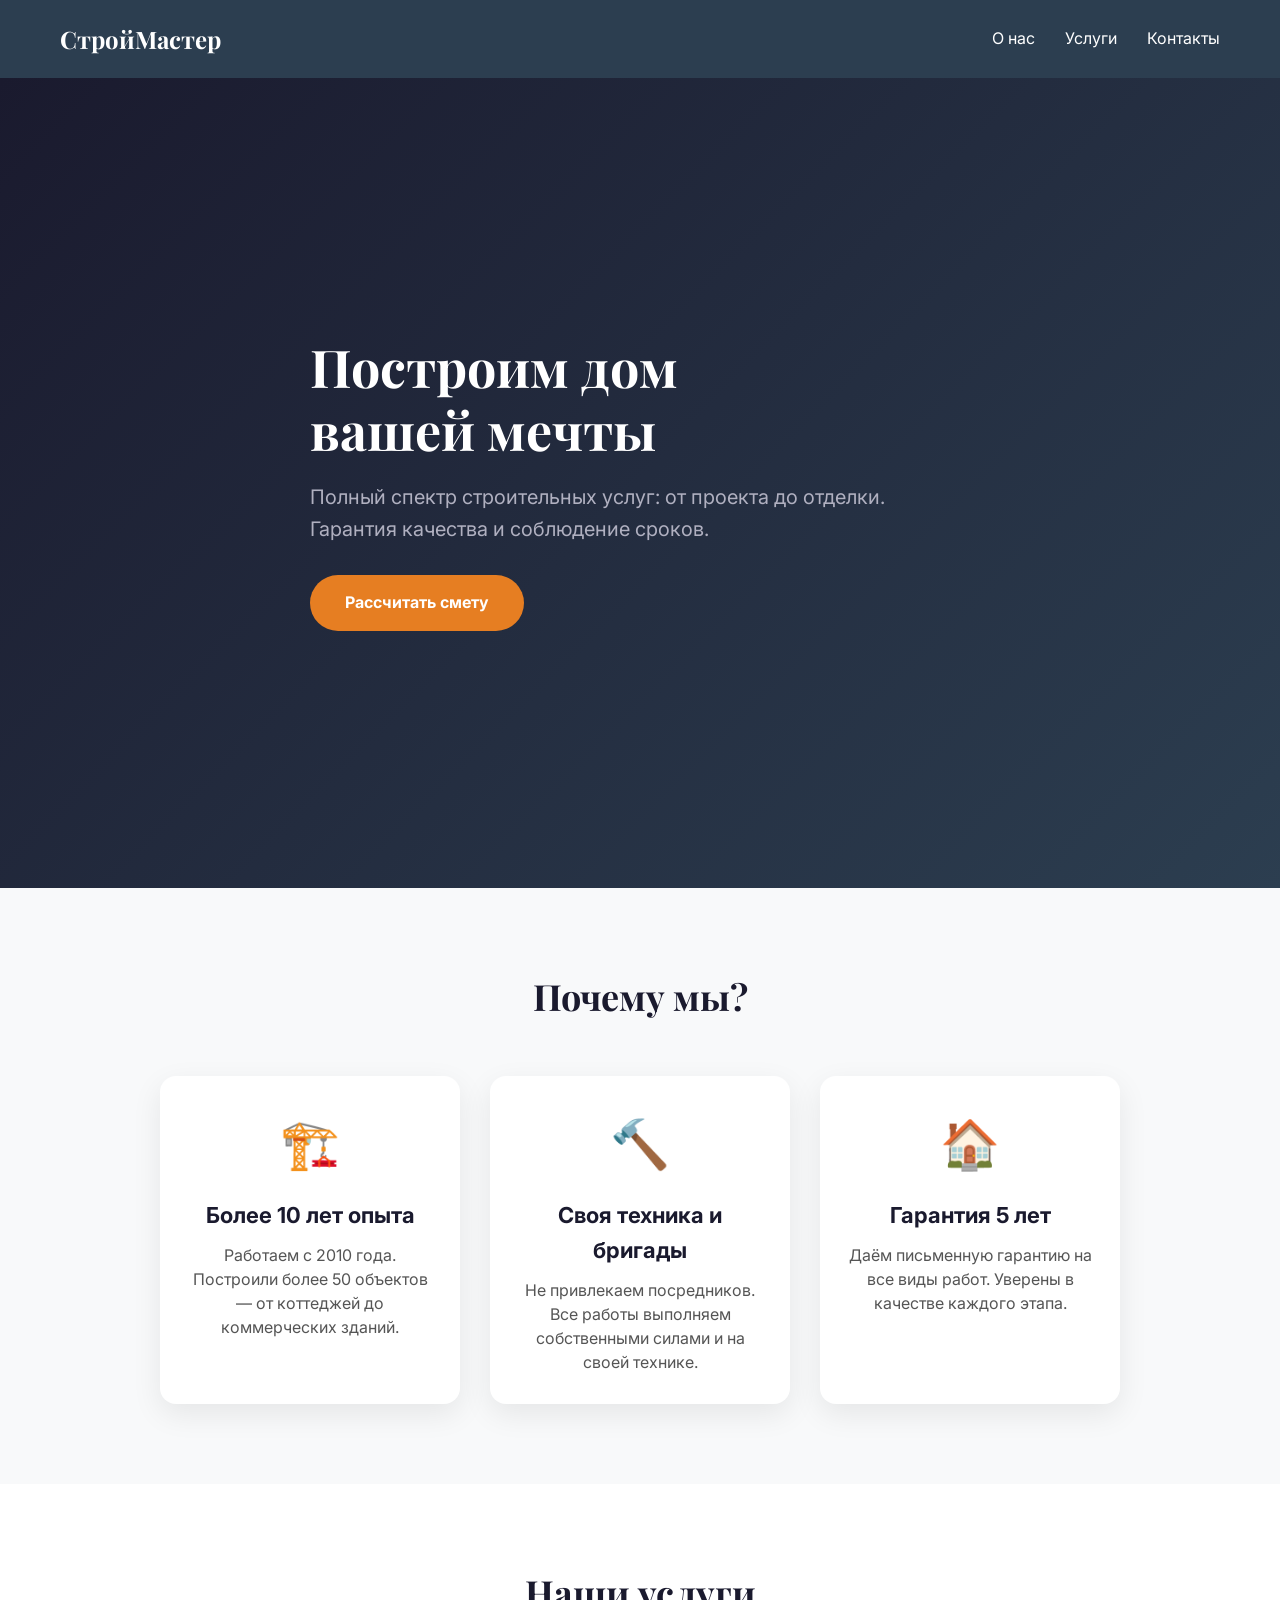
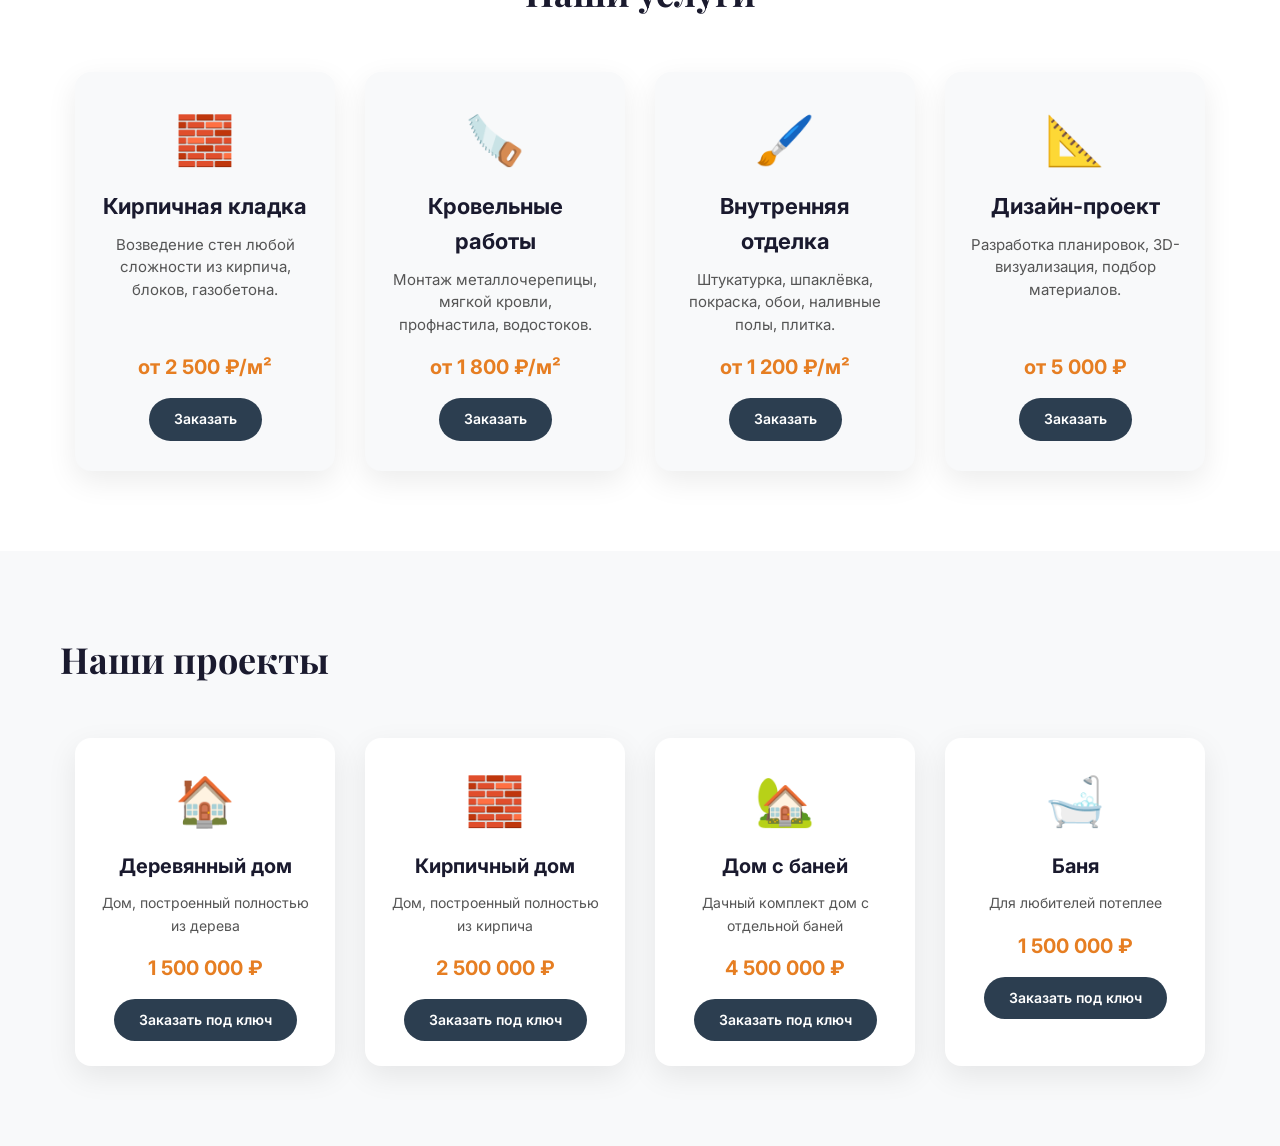
<file: index.html>
<!DOCTYPE html>
<html lang="ru">
<head>
  <meta charset="UTF-8" />
  <meta name="viewport" content="width=device-width, initial-scale=1.0" />
  <title>СтройМастер - Строительные услуги</title>
  <link href="https://fonts.googleapis.com/css2?family=Inter:wght@400;700&family=Playfair+Display:wght@700&display=swap" rel="stylesheet" />
  <link rel="stylesheet" href="style.css" />
</head>
<body>

  <!-- ШАПКА -->
  <header>
    <div class="container">
      <div class="logo">СтройМастер</div>
      <nav>
        <ul>
          <li><a href="#about">О нас</a></li>
          <li><a href="#services">Услуги</a></li>
          <li><a href="#contact">Контакты</a></li>
        </ul>
      </nav>
    </div>
  </header>

  <!-- ОСНОВНОЙ КОНТЕНТ -->
  <main>

    <!-- ГЕРОЙ -->
    <section class="hero">
      <div class="container hero-content">
        <h1>Построим дом <br> вашей мечты</h1>
        <p>Полный спектр строительных услуг: от проекта до отделки. Гарантия качества и соблюдение сроков.</p>
        <a href="#contact" class="btn">Рассчитать смету</a>
      </div>
    </section>

    <!-- О НАС (ПРЕИМУЩЕСТВА) -->
    <section id="about" class="about">
      <div class="container">
        <h2 class="section-title">Почему мы?</h2>
        <div class="about-grid">
          <div class="about-card">
            <div class="about-icon">🏗️</div>
            <h3>Более 10 лет опыта</h3>
            <p>Работаем с 2010 года. Построили более 50 объектов — от коттеджей до коммерческих зданий.</p>
          </div>
          <div class="about-card">
            <div class="about-icon">🔨</div>
            <h3>Своя техника и бригады</h3>
            <p>Не привлекаем посредников. Все работы выполняем собственными силами и на своей технике.</p>
          </div>
          <div class="about-card">
            <div class="about-icon">🏠</div>
            <h3>Гарантия 5 лет</h3>
            <p>Даём письменную гарантию на все виды работ. Уверены в качестве каждого этапа.</p>
          </div>
        </div>
      </div>
    </section>

    <!-- УСЛУГИ -->
    <section id="services" class="services">
      <div class="container">
        <h2 class="section-title">Наши услуги</h2>
        <div class="services-grid">
          <!-- 1 -->
          <div class="service-card">
            <div class="service-icon">🧱</div>
            <h3>Кирпичная кладка</h3>
            <p>Возведение стен любой сложности из кирпича, блоков, газобетона.</p>
            <span class="price">от 2 500 ₽/м²</span>
            <a href="#contact" class="btn-small">Заказать</a>
          </div>
          <!-- 2 -->
          <div class="service-card">
            <div class="service-icon">🪚</div>
            <h3>Кровельные работы</h3>
            <p>Монтаж металлочерепицы, мягкой кровли, профнастила, водостоков.</p>
            <span class="price">от 1 800 ₽/м²</span>
            <a href="#contact" class="btn-small">Заказать</a>
          </div>
          <!-- 3 -->
          <div class="service-card">
            <div class="service-icon">🖌️</div>
            <h3>Внутренняя отделка</h3>
            <p>Штукатурка, шпаклёвка, покраска, обои, наливные полы, плитка.</p>
            <span class="price">от 1 200 ₽/м²</span>
            <a href="#contact" class="btn-small">Заказать</a>
          </div>
          <!-- 4 -->
          <div class="service-card">
            <div class="service-icon">📐</div>
            <h3>Дизайн-проект</h3>
            <p>Разработка планировок, 3D-визуализация, подбор материалов.</p>
            <span class="price">от 5 000 ₽</span>
            <a href="#contact" class="btn-small">Заказать</a>
          </div>
        </div>
      </div>
    </section>
    <section class="projects">
  <div class="container">
    <h2 class="section-title">Наши проекты</h2>
    <div class="projects-grid">

      <div class="project-card">
        <div class="project-icon">🏠</div>
        <h3>Деревянный дом</h3>
        <p>Дом, построенный полностью из дерева</p>
        <span class="price">1 500 000 ₽</span>
        <a href="#" class="btn-small">Заказать под ключ</a>
      </div>

      <div class="project-card">
        <div class="project-icon">🧱</div>
        <h3>Кирпичный дом</h3>
        <p>Дом, построенный полностью из кирпича</p>
        <span class="price">2 500 000 ₽</span>
        <a href="#" class="btn-small">Заказать под ключ</a>
      </div>

      <div class="project-card">
        <div class="project-icon">🏡</div>
        <h3>Дом с баней</h3>
        <p>Дачный комплект дом с отдельной баней</p>
        <span class="price">4 500 000 ₽</span>
        <a href="#" class="btn-small">Заказать под ключ</a>
      </div>

      <div class="project-card">
        <div class="project-icon">🛁</div>
        <h3>Баня</h3>
        <p>Для любителей потеплее</p>
        <span class="price">1 500 000 ₽</span>
        <a href="#" class="btn-small">Заказать под ключ</a>
      </div>

    </div>
  </div>
</section>
</file>
<file: style.css>
/* 1. Обнуление отступов */
* {
  margin: 0;
  padding: 0;
  box-sizing: border-box;
}

body {
  font-family: 'Inter', sans-serif;
  line-height: 1.6;
  color: #1a1a2e;
  background-color: #ffffff;
}

.container {
  max-width: 1200px;
  margin: 0 auto;
  padding: 0 20px;
}

/* ======= ШАПКА ======= */
header {
  background-color: #2c3e50; /* тёмно-синий */
  color: #ffffff;
  padding: 20px 0;
}

header .container {
  display: flex;
  justify-content: space-between;
  align-items: center;
}

.logo {
  font-size: 24px;
  font-weight: 700;
  font-family: 'Playfair Display', serif;
}

nav ul {
  list-style: none;
  display: flex;
  gap: 30px;
}

nav ul li a {
  color: #ffffff;
  text-decoration: none;
  font-weight: 400;
  transition: color 0.3s;
}

nav ul li a:hover {
  color: #e67e22; /* оранжевый акцент */
}

/* ======= ГЕРОЙ ======= */
.hero {
  background: linear-gradient(135deg, #1a1a2e 0%, #2c3e50 100%);
  color: #ffffff;
  min-height: 90vh;
  display: flex;
  align-items: center;
}

.hero-content {
  max-width: 700px;
}

.hero h1 {
  font-family: 'Playfair Display', serif;
  font-size: 52px;
  line-height: 1.2;
  margin-bottom: 20px;
}

.hero p {
  font-size: 20px;
  margin-bottom: 30px;
  color: #b0b0c0;
}

.btn {
  display: inline-block;
  background-color: #e67e22; /* оранжевый */
  color: #ffffff;
  padding: 15px 35px;
  border-radius: 50px;
  text-decoration: none;
  font-weight: 700;
  transition: background-color 0.3s, transform 0.2s;
}

.btn:hover {
  background-color: #d35400; /* тёмно-оранжевый */
  transform: scale(1.05);
}

/* ======= О НАС ======= */
.about {
  padding: 80px 0;
  background-color: #f8f9fa;
  text-align: center;
}

.section-title {
  font-family: 'Playfair Display', serif;
  font-size: 36px;
  margin-bottom: 50px;
  color: #1a1a2e;
}

.about-grid {
  display: flex;
  gap: 30px;
  justify-content: center;
  flex-wrap: wrap;
}

.about-card {
  background-color: #ffffff;
  padding: 30px 25px;
  border-radius: 16px;
  box-shadow: 0 10px 30px rgba(0, 0, 0, 0.08);
  width: 300px;
  text-align: center;
  transition: transform 0.3s, box-shadow 0.3s;
}

.about-card:hover {
  transform: translateY(-10px);
  box-shadow: 0 15px 40px rgba(0, 0, 0, 0.15);
}

.about-icon {
  font-size: 48px;
  margin-bottom: 15px;
}

.about-card h3 {
  font-size: 22px;
  margin-bottom: 10px;
  color: #1a1a2e;
}

.about-card p {
  font-size: 16px;
  line-height: 1.5;
  color: #555;
}

/* ======= УСЛУГИ ======= */
.services {
  padding: 80px 0;
  background-color: #ffffff;
  text-align: center;
}

.services-grid {
  display: flex;
  gap: 30px;
  justify-content: center;
  flex-wrap: wrap;
}

.service-card {
  background-color: #f8f9fa;
  padding: 30px 25px;
  border-radius: 16px;
  box-shadow: 0 10px 30px rgba(0, 0, 0, 0.08);
  width: 260px;
  text-align: center;
  transition: transform 0.3s, box-shadow 0.3s;
  display: flex;
  flex-direction: column;
  align-items: center;
}

.service-card:hover {
  transform: translateY(-10px);
  box-shadow: 0 15px 40px rgba(0, 0, 0, 0.15);
}

.service-icon {
  font-size: 48px;
  margin-bottom: 10px;
}

.service-card h3 {
  font-size: 22px;
  margin-bottom: 10px;
  color: #1a1a2e;
}

.service-card p {
  font-size: 15px;
  line-height: 1.5;
  color: #555;
  margin-bottom: 15px;
  flex-grow: 1;
}

.price {
  font-size: 20px;
  font-weight: 700;
  color: #e67e22; /* оранжевый */
  margin-bottom: 15px;
}

.btn-small {
  display: inline-block;
  background-color: #2c3e50; /* тёмно-синий */
  color: #ffffff;
  padding: 10px 25px;
  border-radius: 50px;
  text-decoration: none;
  font-weight: 600;
  font-size: 14px;
  transition: background-color 0.3s, transform 0.2s;
}

.btn-small:hover {
  background-color: #e67e22; /* оранжевый при наведении */
  transform: scale(1.05);
}
.projects {
  padding: 80px 0;
  background-color: #f8f9fa;
}

.projects-grid {
  display: flex;
  gap: 30px;
  justify-content: center;
  flex-wrap: wrap;
}

.projects-card {
  background-color: #ffffff;
  padding: 25px 20px;
  border-radius: 16px;
  box-shadow: 0 10px 30px rgba(0, 0, 0, 0.08);
  width: 260px;
  text-align: center;
  transition: transform 0.3s, box-shadow 0.3s;
  display: flex;
  flex-direction:column;
  align-items:center;
}

.projects-card:hover {
  transform: translateY(-10px);
  box-shadow: 0 15px 40px rgba(0, 0, 0, 0.15);
}

.projects-icon {
  font-size: 48px;
  margin-bottom: 10px;
}

.projects-card h3 {
  font-size: 22px;
  margin-bottom: 10px;
  color: #1a1a2e;
}

.projects-card p {
  font-size: 14px;
  color: #555;
  margin-bottom: 15px;
}

@media (max-width: 768px) {
  .project-card {
    width: 100%;
    max-width: 350px;
  }
}

/* ======= АДАПТИВНОСТЬ ======= */
@media (max-width: 768px) {
  .hero h1 {
    font-size: 32px;
  }
  .hero p {
    font-size: 17px;
  }
  .about-card,
  .service-card {
    width: 100%;
    max-width: 350px;
  }
  header .container {
    flex-direction: column;
    gap: 15px;
  }
  nav ul {
    gap: 15px;
    flex-wrap: wrap;
    justify-content: center;
  }
}
/* ======= НАШИ ПРОЕКТЫ ======= */
.projects {
  padding: 80px 0;
  background-color: #f8f9fa;
}

.projects-grid {
  display: flex;
  gap: 30px;
  justify-content: center;
  flex-wrap: wrap;
}

.project-card {
  background-color: #ffffff;
  padding: 25px 20px;
  border-radius: 16px;
  box-shadow: 0 10px 30px rgba(0,0,0,0.08);
  width: 260px;
  text-align: center;
  transition: transform 0.3s, box-shadow 0.3s;
  display: flex;
  flex-direction: column;
  align-items: center;
}

.project-card:hover {
  transform: translateY(-10px);
  box-shadow: 0 15px 40px rgba(0,0,0,0.15);
}

.project-icon {
  font-size: 48px;
  margin-bottom: 10px;
}

.project-card h3 {
  font-size: 20px;
  margin-bottom: 10px;
  color: #1a1a2e;
}

.project-card p {
  font-size: 14px;
  color: #555;
  margin-bottom: 15px;
}

@media (max-width: 768px) {
  .project-card {
    width: 100%;
    max-width: 350px;
  }
}
</file>
